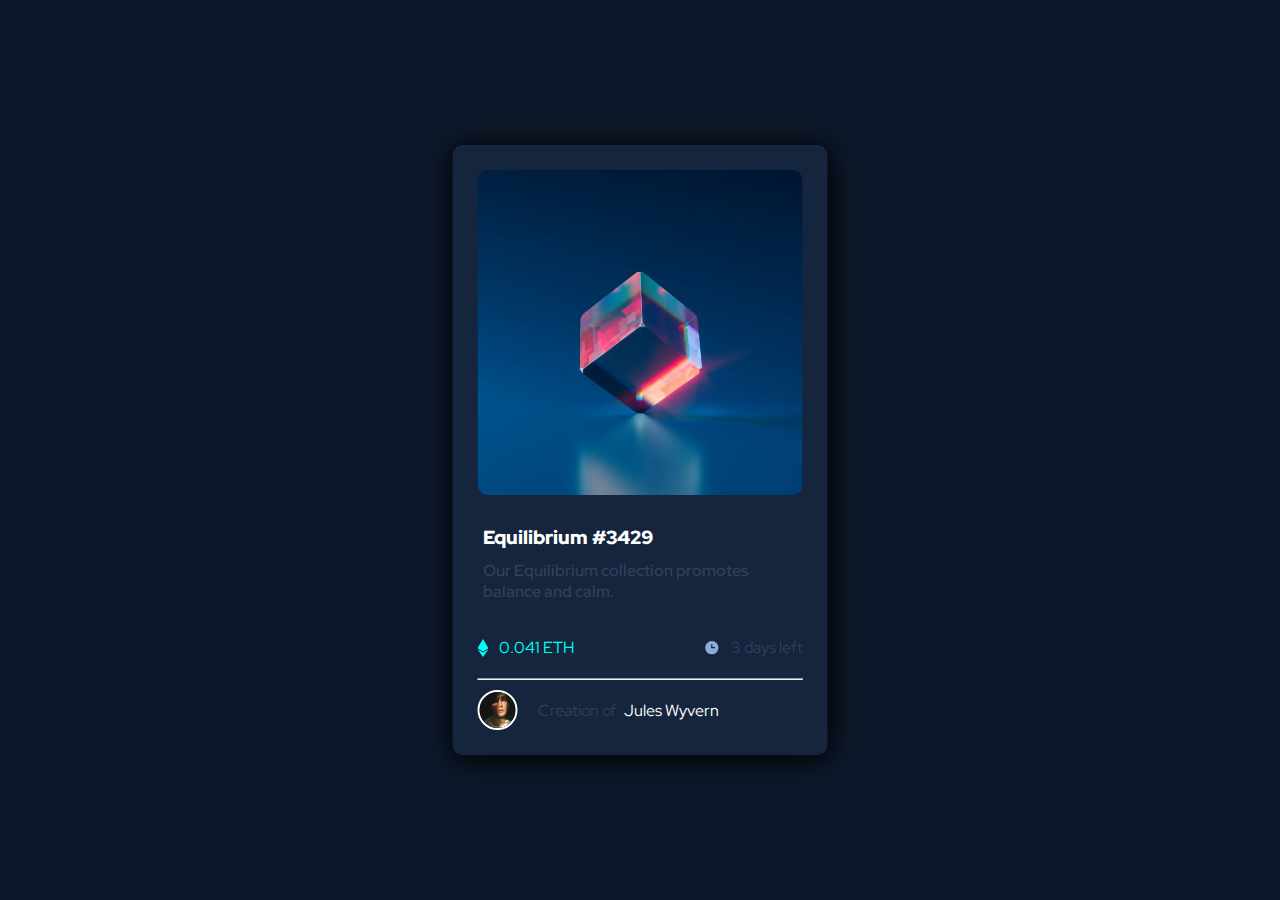
<file: nft-preview-card-component-main/index.html>
<!DOCTYPE html>
<html lang="en">
<head>
  <meta charset="UTF-8">
  <meta name="viewport" content="width=device-width, initial-scale=1.0"> 

  <link rel="icon" type="image/png" sizes="32x32" href="./images/favicon-32x32.png">
  
  <title>Frontend Mentor | NFT preview card component</title>
  <link rel="stylesheet" href="style.css">
</head>
<body>
<div class="container">
  <div class="hero">
    <img src="images/image-equilibrium.jpg" alt="image" class="image1">
    <div>
      <img src="images/icon-view.svg" alt="v" class="vvv">
    </div>
  </div>
  <div class="text-content">
    <h3>Equilibrium #3429</h3>
    <p> Our Equilibrium collection promotes balance and calm.</p>
  </div>
  <div class="plan-box">
    <div class="plan-box-left">
      <img src="images/icon-ethereum.svg" alt="" >
      <p> 0.041 ETH</p>
    </div>
    <div class="plan-box-right">
      <img src="images/icon-clock.svg" alt=""class="image2">
      <p> 3 days left</p>
    </div>
  </div>
  <hr>
  <div class="conclusion">
  <img src="images/image-avatar.png" alt="" class="image3">
  <p> <span> Creation of </span> Jules Wyvern </p></div>
  </div>
</body>
</html>
</file>
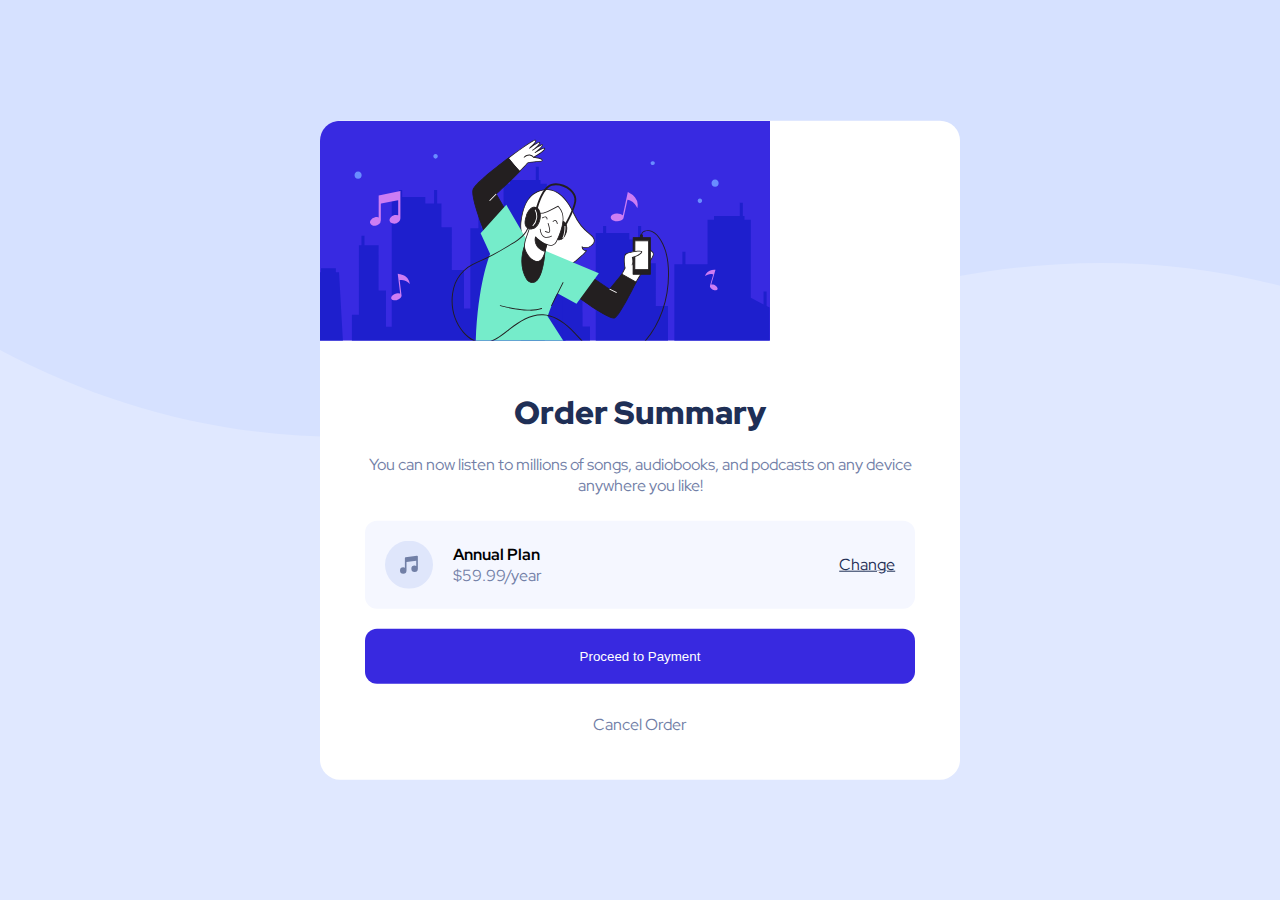
<file: order-summary-component-main/index.html>
<!DOCTYPE html>
<html lang="en">
<head>
  <meta charset="UTF-8">
  <meta name="viewport" content="width=device-width, initial-scale=1.0">

  <link rel="icon" type="image/png" sizes="32x32" href="./images/favicon-32x32.png">
  
  <title>Frontend Mentor | Order summary card</title>
  <link rel="stylesheet" href="css.css">
  <link rel="stylesheet" href="css.css">

</head>
<body>
  <div class="container">
    <div class="hero">
      <img src="images/illustration-hero.svg" alt="image" class="hero">
    </div>
    <div class="text-content">
      <h2 class="title"> Order Summary</h2>
    <div >
      <p class="paras">  You can now listen to millions of songs, audiobooks, and podcasts on any 
        device anywhere you like!</p>
    </div>
  
    <div class="plan-box">


      <div class="plan-box-left">  


        <img src="images/icon-music.svg" alt="icon-musi">
        
       <div> <h4> Annual Plan</h4>
          <p>$59.99/year</p>
        </div>
      
      </div>

      <a href="#">Change</a>
      


    </div>


    <button>Proceed to Payment</button>
    <div>
    <a href="#" class="Cancel-btn">  Cancel Order</a></div>
  </div>
  </div> 
</body>
</html>
</file>
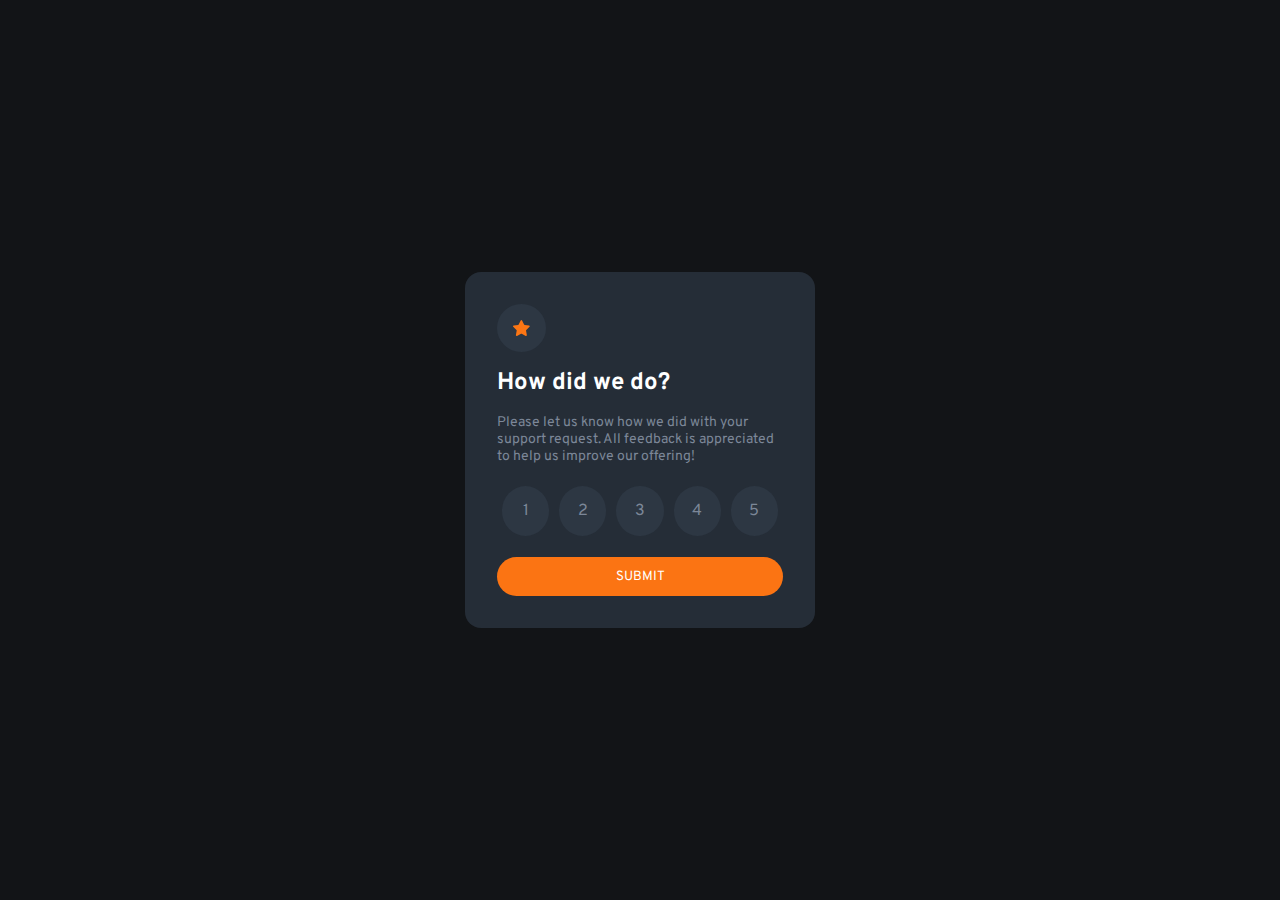
<file: interactive-rating-component-main/interactive-rating-component-main/index.html>
<!DOCTYPE html>
<html lang="en">
<head>
  <meta charset="UTF-8">
  <meta name="viewport" content="width=device-width, initial-scale=1.0"> 

  <link rel="icon" type="image/png" sizes="32x32" href="./images/favicon-32x32.png">
  
  <title>Frontend Mentor | Interactive rating component</title>
<link rel="stylesheet" href="css.css">

</head>
<body>
  <div class="card">
    <div class="card_container">
      <div class="rating_section">
        <div class="star_icon">
          <img src="images/icon-star.svg" alt="icon">
        </div>
        <h2 class="title">How did we do?</h2>
        <p class="para">
          Please let us know how we did with your support request. All feedback is appreciated 
          to help us improve our offering!
        </p >
          <div class="rating">
            <span>1</span>
            <span>2</span>
            <span>3</span>
            <span>4</span>
            <span>5</span>
          </div>
          <button class="submit">Submit</button>
      </div>
      <div class="thank_section hidden">
        <img src="images/illustration-thank-you.svg" alt="icon">

      <div class="chip">
          <p> You selected <span id="rate"> </span>out of 5</p>
      </div>

        <h2 class="title">  Thank you!</h2>
        <p class="para"> We appreciate you taking the time to give a rating.       If you ever need more support, 
          don’t hesitate to get in touch!
        </p>
      </div>
    </div>
  </div>
<script src="js.js"></script>
</body>
</html>
</file>
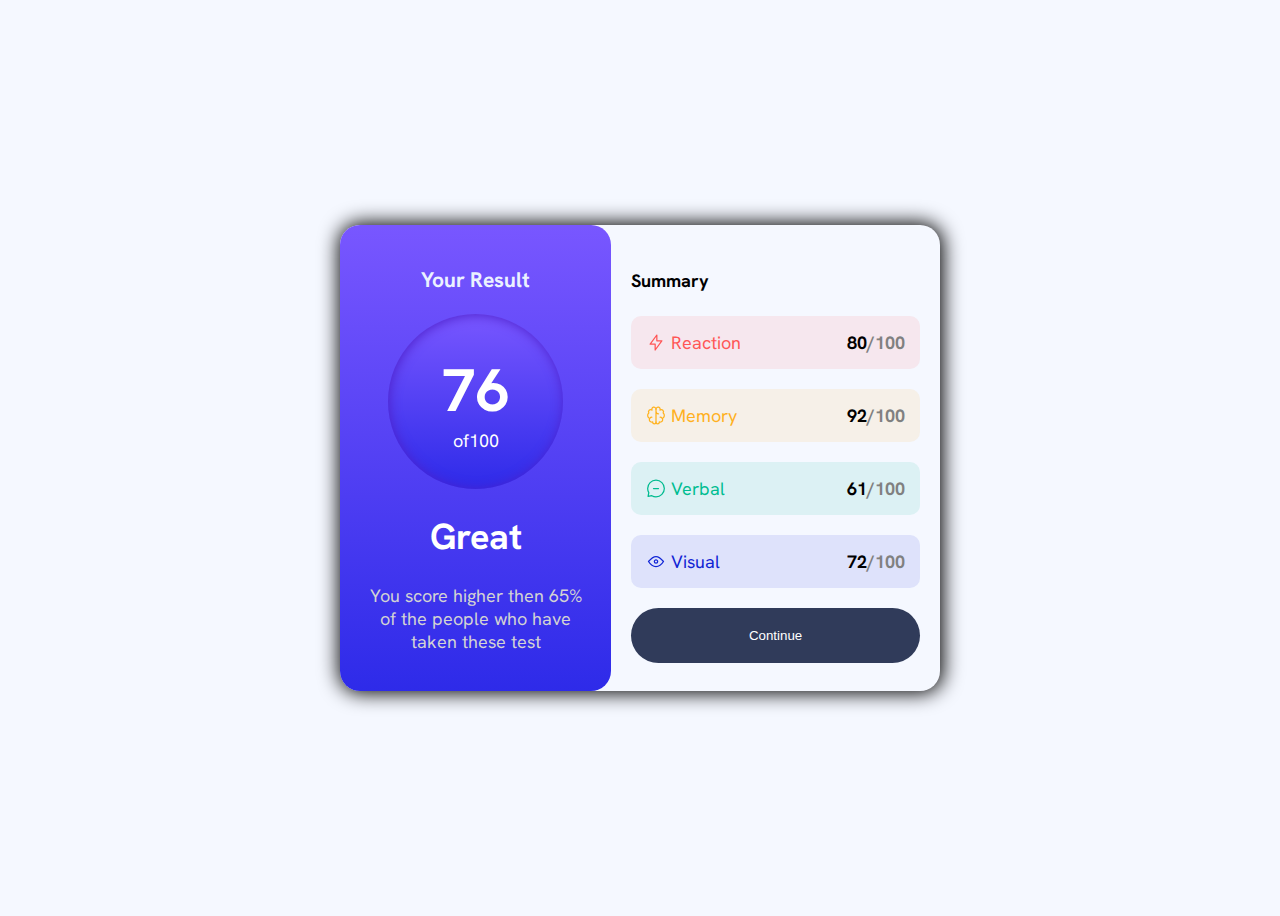
<file: results-summary-component-main/results-summary-component-main/index.html>
<!DOCTYPE html>
<html lang="en">
<head>
  <meta charset="UTF-8">
  <meta name="viewport" content="width=device-width, initial-scale=1.0"> <!-- displays site properly based on user's device -->

  <link rel="icon" type="image/png" sizes="32x32" href="./assets/images/favicon-32x32.png">
  
  <title>Frontend Mentor | Results summary component</title>
  <link rel="stylesheet" href="style.css">

</head>
<body>
  <div class="cointainer">
    <div class="left">
      <h3 class="result">Your Result</h3>
      <div class="left-score">
       <sanp class="score">76</sanp>
       <span>of100</span>
      </div>
      <h1>Great</h1>
      <p class="para"> You score higher then 65% of the people who have taken these test </p>
    </div>
    <div class="right">
      <h4>Summary</h4>
      <div class="scores">
       <div class="score-reaction ">
        <div class="score-con">
          <img src="./assets/images/icon-reaction.svg" alt="reaction"><span>Reaction</span>
        </div>
        <span class="black-text">80<span class="gray">/100</span></span>
       </div>
       <div class="score-memory">
        <div class="score-con">
          <img src="./assets/images/icon-memory.svg" alt="reaction"><span>Memory</span>
        </div>
        <span class="black-text">92<span class="gray">/100</span></span>
       </div>
       <div class="score-verbal">
        <div class="score-con">
          <img src="./assets/images/icon-verbal.svg" alt="reaction"><span>Verbal</span>
        </div>
        <span class="black-text">61<span class="gray">/100</span></span>
       </div>
       <div class="score-visual">
        <div class="score-con">
          <img src="./assets/images/icon-visual.svg" alt="reaction"><span>Visual</span>
        </div>
        <span class="black-text">72<span class="gray">/100</span></span>

       </div>
       <button class="con">Continue</button>
      </div>  

    </div>
</body>
</html>
</file>
<file: nft-preview-card-component-main/style.css>
@import url('https://fonts.googleapis.com/css2?family=Libre+Franklin:wght@300;600;700&family=Outfit:wght@300;400;600&family=Playpen+Sans&family=Raleway:wght@400;700&family=Red+Hat+Display:wght@500;700;900&display=swap');


*{
               margin: 0%;
               padding: 0%;
               box-sizing: border-box;
}
body{
               background-color: hsl(217, 54%, 11%);
               font-family: 'Red Hat Display', sans-serif ;
               color: white;
               display: flex;
               align-items: center;
               justify-content: center;  
               min-height: 100vh;
}
.container{
               position: absolute;
               left: 50%;
               top: 50%;
               transform: translate(-50%,-50%);
               background-color: hsl(216, 50%, 16%);
               max-width: 375px;
               max-height: fit-content;
               border-radius: 10px;
               padding: 25px;    
               box-shadow: black 1px 3px 30px 2px ; 
               
                
}
.hero{
               position: relative;
}
.image1{
               width: 100%;
               border-radius: 10px;
               
}
.hero div{
               position: absolute;
               background-color: hsl(178, 100%, 50%, 50%);
               border-radius: 10px;
               top: 0%;
               width: 100%;
               height: 99%;
               opacity: 0;
               
               
}
.hero div:hover{
               opacity: 1;
               cursor: pointer;
               animation: 300ms both;
               

}
.hero div img{
               position: absolute;
               top: 50%;
               left:50% ;
               transform: translate(-50%,-50%);
}

               


.text-content{
               margin-top: 20px;
               
              
}
.text-content h3{
               font-weight: 900;
               padding: 5px;

}
.text-content p{
               color: hsl(215, 32%, 27%);
               font-weight: 600;
               padding: 5px;
               margin-bottom: 10px;
}
.plan-box{
               display: flex;
               align-items: center;
               justify-content: space-between;
               padding: 20px 0px;
              
}
.plan-box-left{
               display: flex;
               align-items: center;
               
}
.plan-box-left p{
               margin-left: 10px;
}
.plan-box-right{
               display: flex;
               align-items: center;
}
.image2{
               margin-right: 10px;
}
.conclusion{
               display: flex;
               align-items: center;
               margin-top: 10px;
}
.image3{
               width: 40px;
               border: 2px solid white;
               border-radius: 50px;
               margin-right: 20px;
              
}
.conclusion p span{
               color:hsl(215, 32%, 27%);
               font-weight: 400;
               margin-right: 5px;
}
.plan-box-left p{
               color: hsl(178, 100%, 50%);
}
.plan-box-right p{
               color: hsl(215, 32%, 27%);
               font-weight: 400;
}
h3:hover
{    
               cursor: pointer;
               color: hsl(178, 100%, 50%);
}
.conclusion p:hover{
               color:hsl(178, 100%, 50%); 
               cursor: pointer;
}
@media screen and  (max-width:720px){
     .container{
               width: 300px;
     }
}
</file>
<file: order-summary-component-main/css.css>
@import url('https://fonts.googleapis.com/css2?family=Libre+Franklin:wght@300;600;700&family=Playpen+Sans&family=Raleway:wght@400;700&family=Red+Hat+Display:wght@500;700;900&display=swap');
*{
               margin: 0;
               padding: 0;
               box-sizing: border-box;
}
body{
               font-family: 'Red Hat Display', sans-serif;
               height: 100vh;
               background-image: url(images/pattern-background-desktop.svg);
               background-repeat: no-repeat;
               background-color: hsl(225, 100%, 94%);
               
             
}
.container{
               position: absolute;
               left: 50%;
               top: 50%;
               transform: translate( -50%, -50%);
               background-color: white;
               max-width: 800px;
               border-radius: 20px;
               overflow: hidden;

}
.text-content{
               padding: 7%;
               text-align: center;

}
.title{
               color: hsl(223, 47%, 23%);
               font-weight: 900;
               font-size: 32px;
               margin-bottom: 20px;

}
.paras{
               color: hsl(224, 23%, 55%);
               margin-bottom: 25px;
}
.plan-box{
              background-color: hsl(225, 100%, 98%); 
              border-radius: 12px;
              display:flex;
              align-items:center;
              padding: 20px;
              justify-content: space-between;
             
}
.plan-box-left{
               display: flex;
               align-items: center;
               text-align: left;
              

}
.plan-box-left p{
               color:hsl(224, 23%, 55%);
}
.plan-box-left div{
               margin-left: 20px;
              
}
button{
               background-color: hsl(245, 75%, 52%);
               color: white;
               padding: 20px;
               border: none;
               border-radius: 12px;
               margin: 20px 0;
               cursor: pointer;
               width: 100%;
               margin-bottom: 30px;
}
button:hover{
               background-color: hsl(224, 23%, 55%);
               
}
.plan-box a{
               color: hsl(223, 47%, 23%);
               

} 
.plan-box a:hover{
               color:hsl(224, 23%, 55%); 
               text-decoration: none;
}
          
.Cancel-btn{
           color: hsl(224, 23%, 55%);
           text-decoration: none;
          
            
}
.Cancel-btn:hover{
               color: hsl(223, 47%, 23%);
}
@media only screen and  (max-width:430px){
               body{
                              background-image: url(images/pattern-background-mobile.svg);
                              font-size: 14px;
               }
             .container{
               max-width:87%;
             }
             .title{
               font-size:23px ;
             }
             div.plan-box{
               padding: 12px;
             }
             .plan-box-left div{
               padding-left:15px;
             }
             button{
               font-size: 10px;
             }
}
</file>
<file: interactive-rating-component-main/interactive-rating-component-main/css.css>
@import url('https://fonts.googleapis.com/css2?family=Barlow+Semi+Condensed:wght@500;600&family=Fraunces:ital,opsz,wght@1,9..144,700&family=Hanken+Grotesk:wght@500;700;800&family=Montserrat:wght@500;700&family=Outfit:wght@400;700&family=Overpass:wght@400;700&display=swap');
 :root{
                    --Orange: hsl(25, 97%, 53%);
                    --White: hsl(0, 0%, 100%);
                    --Light-Grey: hsl(217, 12%, 63%);
                 --Medium-Grey: hsl(216, 12%, 54%);
                 --Dark-Blue: hsl(213, 19%, 18%);
                   --Very-Dark-Blue: hsl(216, 12%, 8%);
                   --secondary: hsl(213deg,20%,22%);

 } 
 *{
                    margin: 0;
                    padding: 0;
                    box-sizing: border-box;
                    font-family: 'Overpass', sans-serif;
 }
 body{
                    min-height: 100vh;
                    display: flex;
                    justify-content: center;
                    align-items: center;
                    background-color: var(--Very-Dark-Blue);
 }
.hidden{
                    display: none ;
  }
.card{
               background-color: var(--Dark-Blue);
               border-radius: 1rem;
               width: 350px;     
  }
.card_container
{
                    padding: 2rem;

}
.star_icon
{
                    background-color: var(--secondary);
                    width: fit-content;
                    padding: 1rem;
                    display: flex;
                    align-items: center;
                    justify-content: center;
                    border-radius: 50%;
                    margin-bottom: 1rem;
}
.title{
                    color: var(--White);
                    margin-bottom: 1rem;
}
.para{
                    font-size: 14px;
                    color: var(--Medium-Grey);
                    margin-bottom: 1rem;
}
.rating{
                    display: flex;
                    justify-content: center;
                    align-items: center;
                    margin-bottom: 1rem;
}
.rating span{
                    width: 50px;
                    height: 50px;
                    display: flex;
                    justify-content: center;
                    align-items: center;
                    background-color: var(--secondary);
                    border-radius: 50%;
                    color: var(--Medium-Grey);
                    margin-bottom: 1rem;
                    cursor: pointer;
                    margin: 5px;
}
.rating span:hover{
                    background-color: var(--Light-Grey);
                    color: var(--White);
}
.submit
{
                    width: 100%;
                    color: var(--White);
                    border: none;
                    border-radius: 2rem;
                    background-color: var(--Orange);
                    padding: .7rem;
                    text-transform: uppercase;
                    cursor: pointer;
}
.Submit_but:hover
{
                    background-color: var(--White);
                    color: var(--Orange);
}
.thank_section
{
                    text-align: center;
}
.chip
{
                    background-color: var(--secondary );
                    width: fit-content;
                    margin: 1rem auto;
                    color: var(--Orange);
                    font-size: 14px;
                    padding: .7rem;
                    border-radius: 2rem;
}
.checked{
                    background-color: var(--Orange) !important ;
                    color: var(--White) !important;

}
</file>
<file: results-summary-component-main/results-summary-component-main/style.css>
@import url('https://fonts.googleapis.com/css2?family=Fraunces:ital,opsz,wght@1,9..144,700&family=Hanken+Grotesk:wght@500;700;800&family=Montserrat:wght@500;700&family=Outfit:wght@400;700&display=swap');

body{
  display: flex;
  justify-content: center;
  align-items: center;
  min-height: 100vh;
  background-color:hsl(221, 100%, 98%) ;
  font-size: 18px;
  font-family:'Hanken Grotesk', sans-serif; ;
}
.cointainer{
  display: flex;
  justify-content: center;
  width: 600px;
  border-radius: 20px;
  box-shadow:1px 0px 20px 2px  ;
  }
.left{
  color: white;
  padding: 20px;
  width: 40%;
  text-align: center;
  border-radius: 20px;
  background: linear-gradient(hsla(252, 100%, 67%),hsla(241, 81%, 54%));
}
.result{
  text-align: center;
  color:hsl(221, 100%, 96%);
}
.right{
  width: 50%;
  padding: 20px;

}
.left-score{
  padding: 50px;
  width: 75px;
  height: 75px;
  border-radius: 100%;
  box-shadow: inset 1px 1px 12px hsla(256,72%,46%,1);
  display: flex;
  justify-content: center;
  align-items: center;
  flex-direction: column;
  margin: auto;
  background: linear-gradient(hsla(252, 100%, 67%),hsla(241, 81%, 54%));

}
.score{
  color: white;
  font-weight: bold;
  font-size: 60px;
}
.para{
  color: lightgray;
}
.score-con{
  display: flex;
}
.score-reaction{
  display: flex;
  justify-content: space-between;
  background-color: hsla(0, 100%, 67%,.1);
  color: hsl(0, 100%, 67%);
  margin-bottom: 20px;
  padding: 15px;
  border-radius: 10px;
}
.gray
{
  color: gray;
}
.score-memory{
  display: flex;
  justify-content: space-between;
  background-color: hsla(39, 100%, 56%,0.1);
  color: hsl(39, 100%, 56%);
  margin-bottom: 20px;
  padding: 15px;
  border-radius: 10px;
}
.score-verbal{
  display: flex;
  justify-content: space-between;
  background-color: hsla(166, 100%, 37%,0.1);
  color: hsl(166, 100%, 37%);
  margin-bottom: 20px;
  padding: 15px;
  border-radius: 10px;
}
.score-visual{
  display: flex;
  justify-content: space-between;
  background-color:hsl(234, 85%, 45%,0.1);
  color: hsl(234, 85%, 45%);
  margin-bottom: 20px;
  padding: 15px;
  border-radius: 10px;
}
button{
  border: none;
  width: 100%;
  padding: 20px;
  background-color: hsl(224, 30%, 27%);
  color: white;
  border-radius: 40px;
  cursor: pointer;
 
}
.score-con img{
  margin-right: 5px;
}
.black-text{
  color: black;
  font-weight: bold;
}
.con:hover{
  
  background: linear-gradient(hsla(252, 100%, 67%),hsla(241, 81%, 54%));
}
@media (max-width:500px) {
  .left{
   width: 100%;
   padding: 0px;
   border-radius: 0px;
   border-bottom-left-radius:20px;
   border-bottom-right-radius:20px;
   overflow: hidden;
  }
  .cointainer{
    width: 100%;
    flex-direction: column;
    overflow: hidden;
    border-radius: 0px;
    overflow: hidden;
  }
  .right{
    width: 80%;
margin: auto;
    border-radius: 0px;
    overflow: hidden;
  }
  .para{
    text-align: center;
  }
}
</file>
